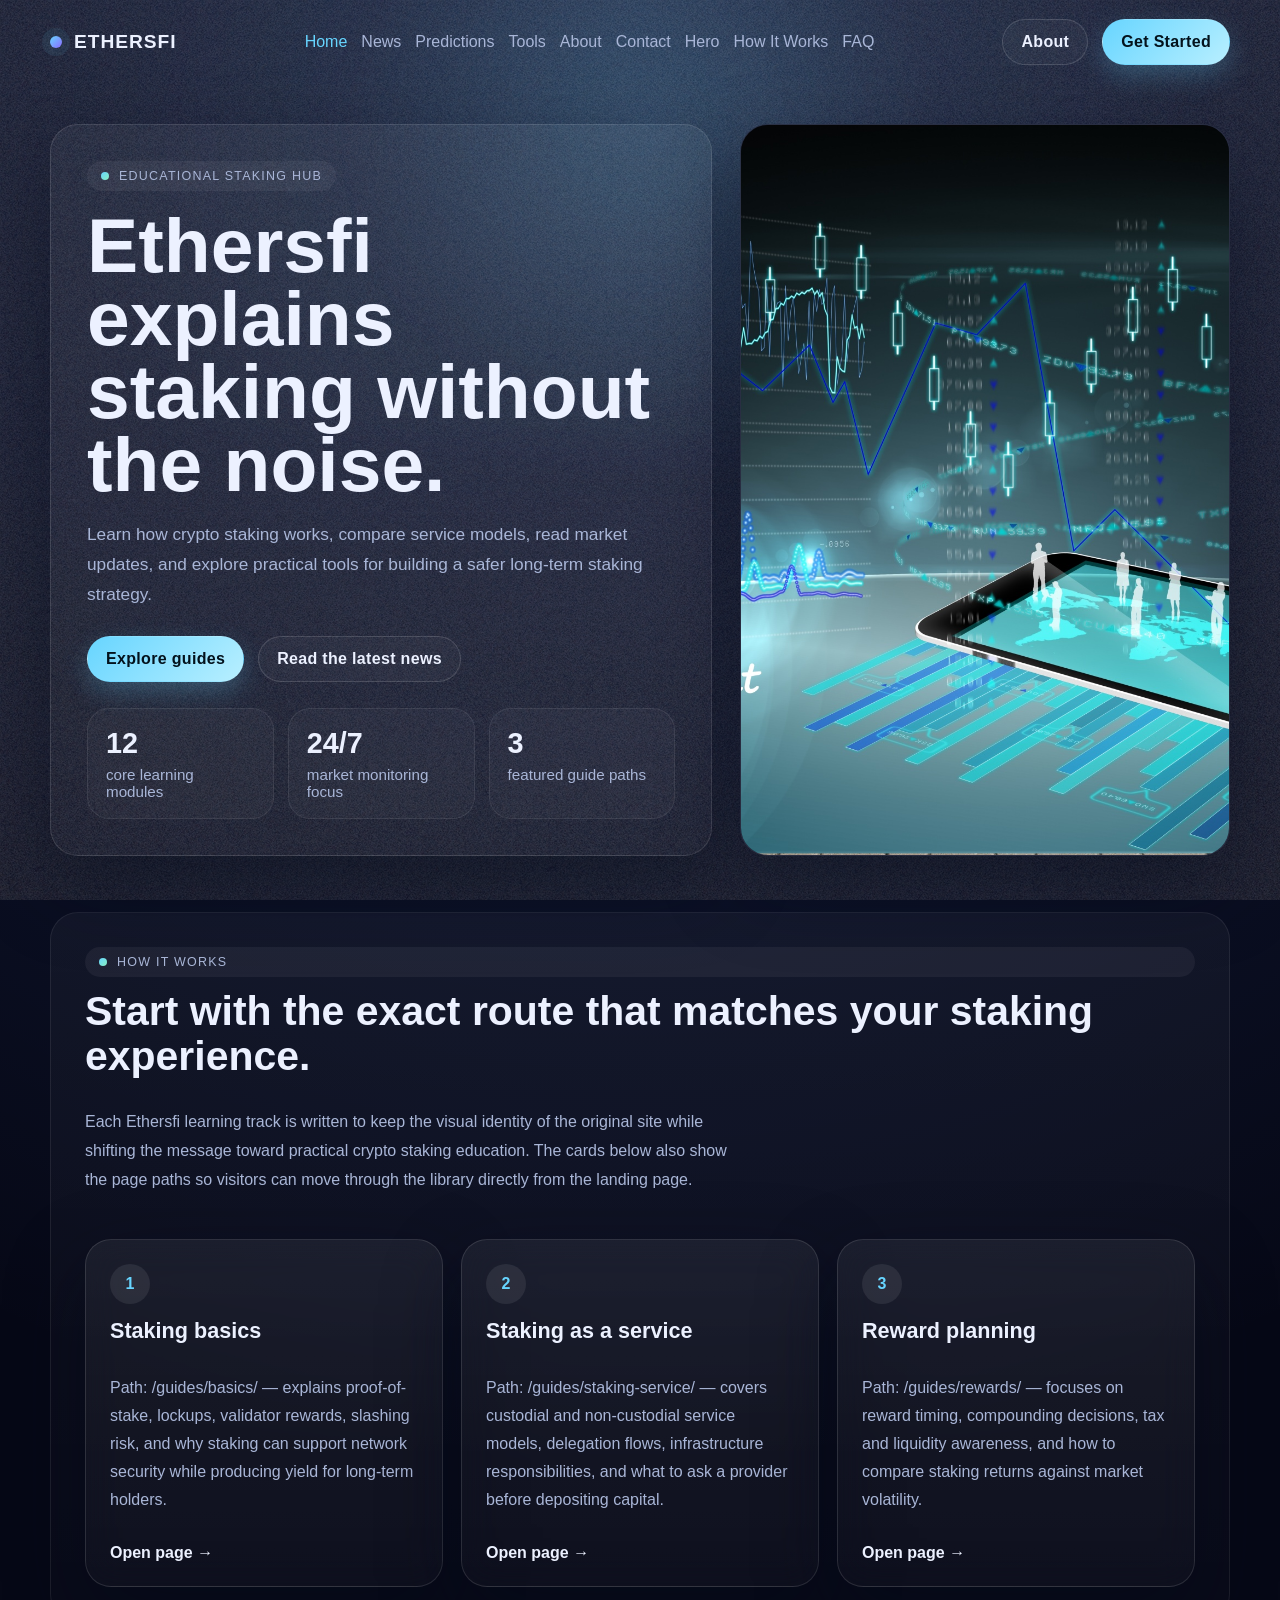
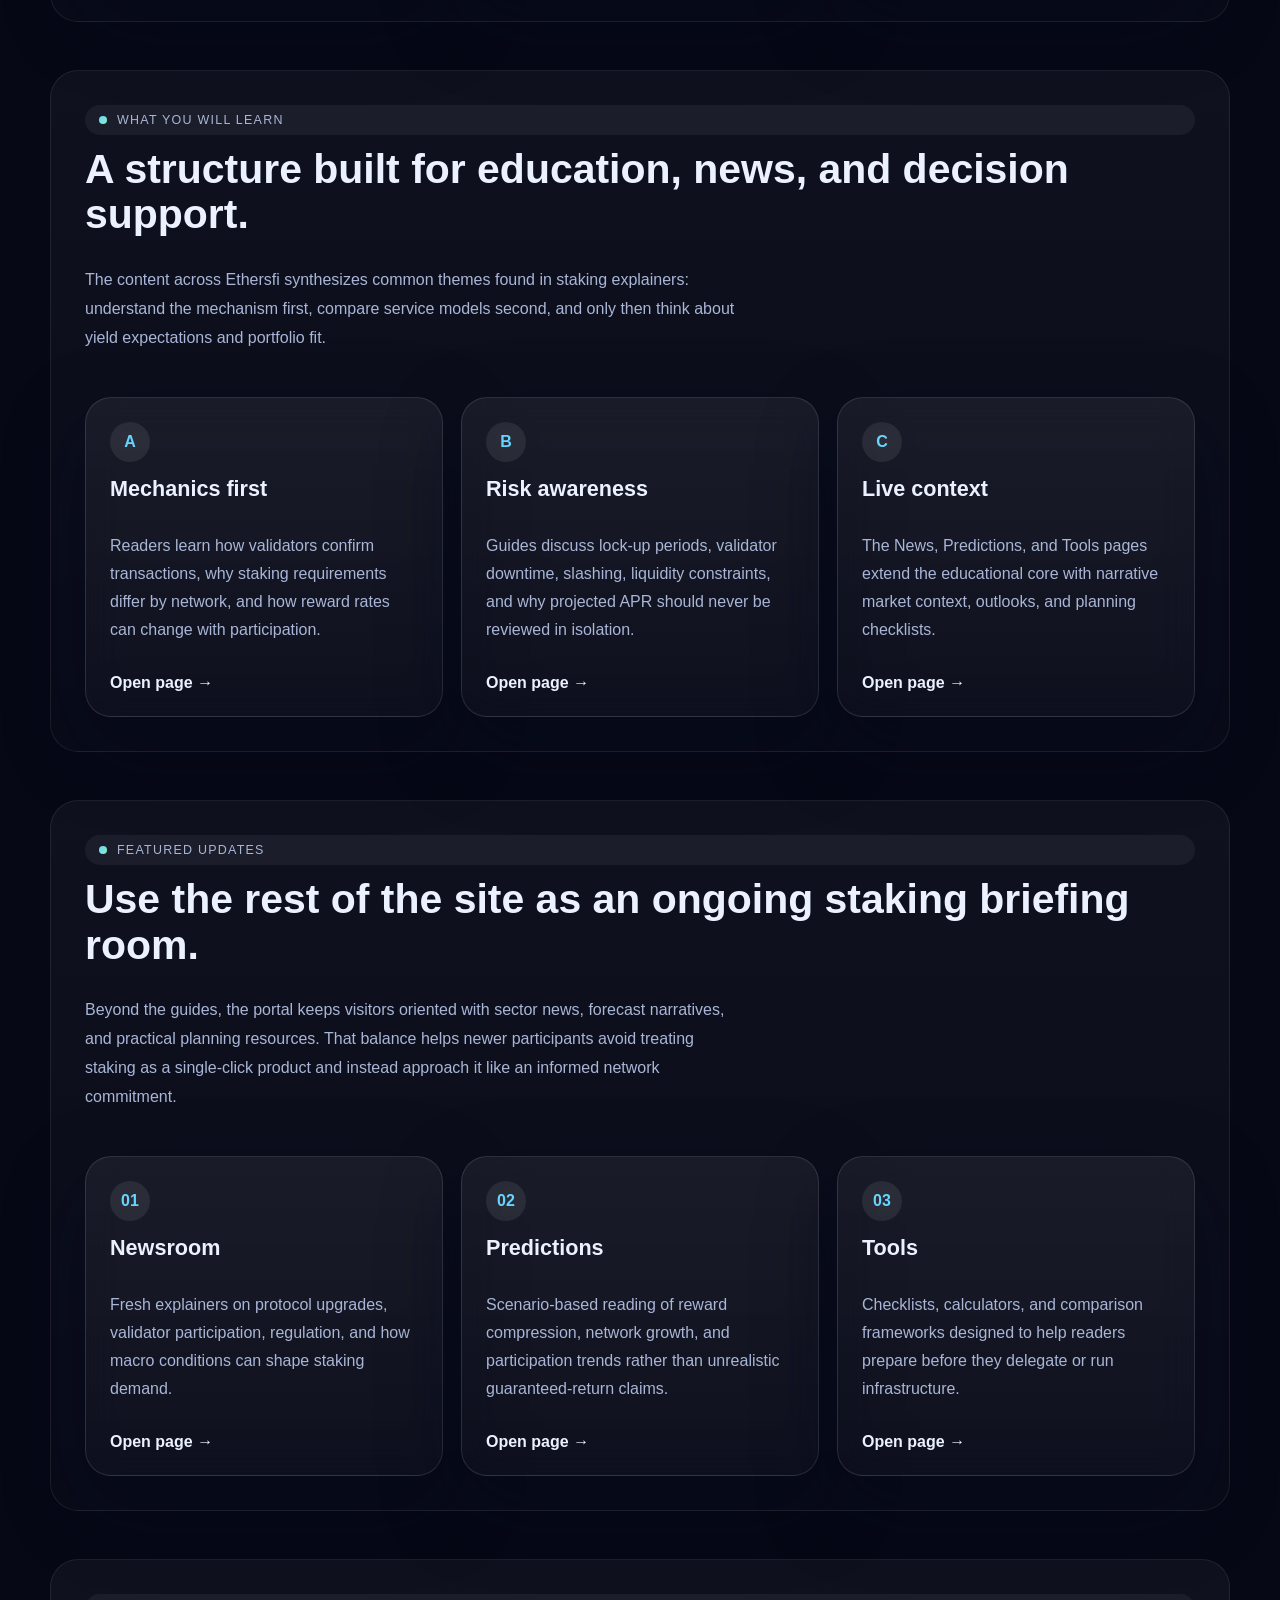
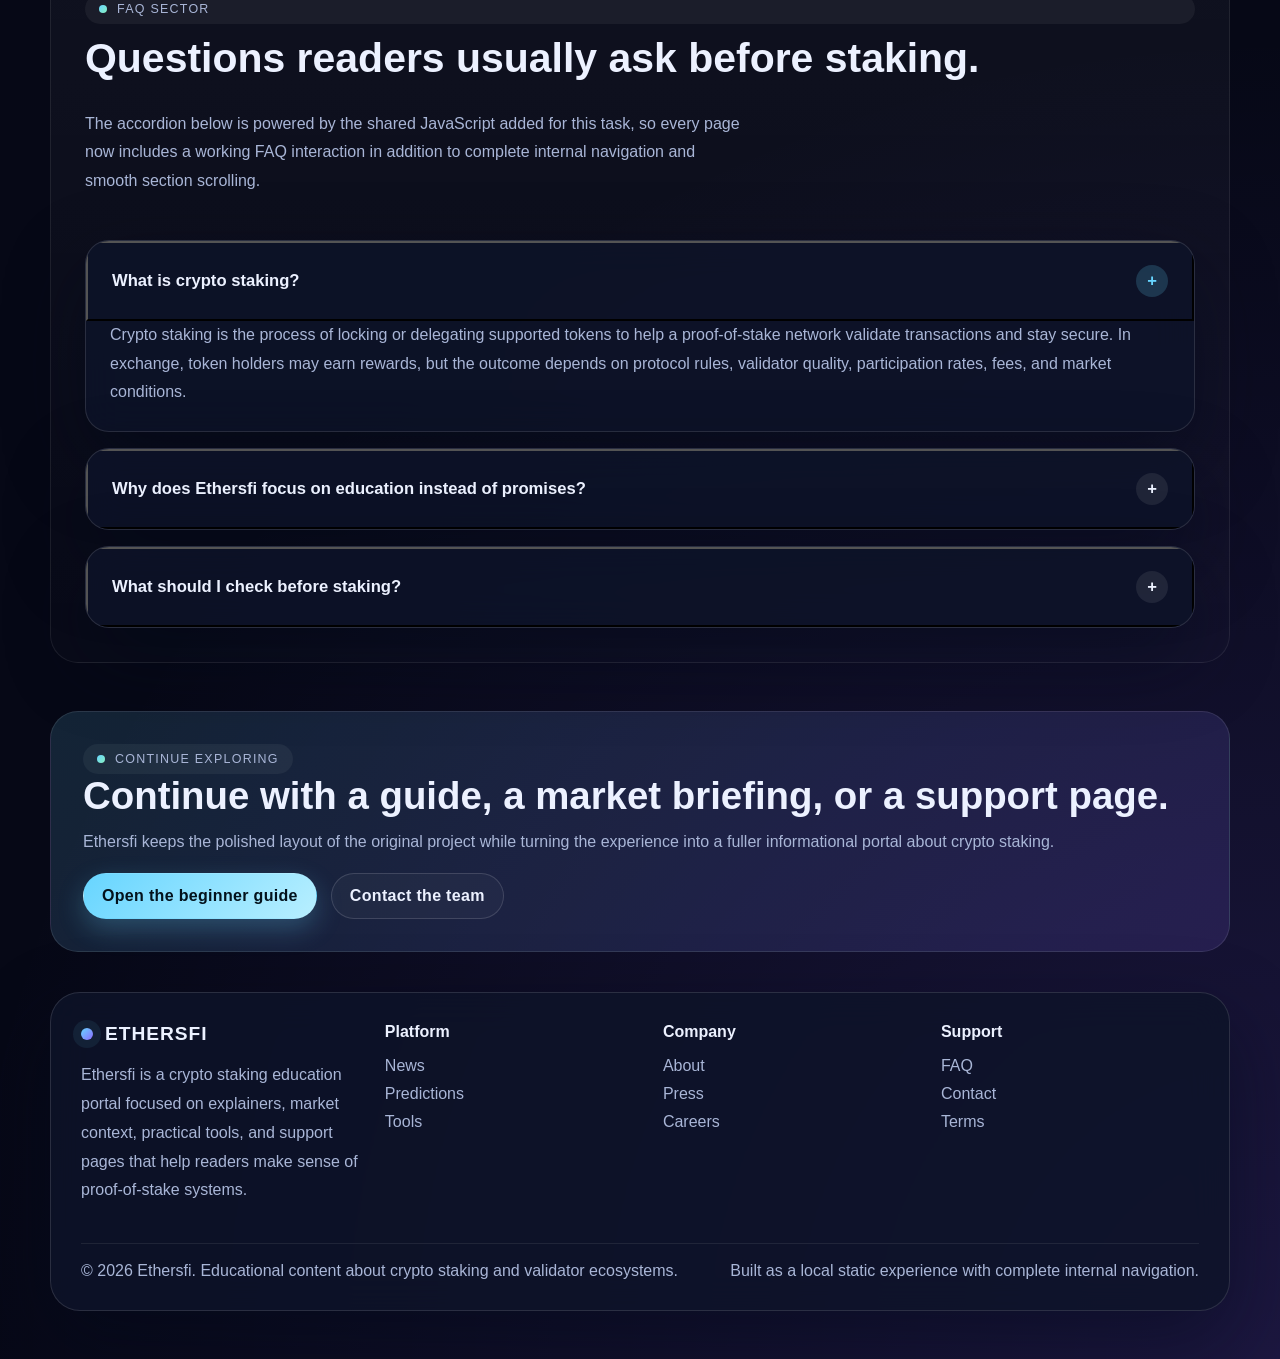
<file: stake3/index.html>
<!DOCTYPE html><html lang="en"><head><meta charset="UTF-8"><meta name="viewport" content="width=device-width, initial-scale=1.0"><meta name="description" content="Ethersfi is an educational portal about crypto staking, validator operations, reward strategies, and current market developments."><title>Ethersfi — Learn Crypto Staking</title><link rel="stylesheet" href="./site.css"></head><body style="--noise-url:url('./noise.webp')"><div class="page-shell"><div class="bg-glow" aria-hidden="true"></div><div class="bg-noise" aria-hidden="true"></div><header class="site-header" data-site-header><div class="container"><div class="nav-row"><a href="./" class="brand"><span class="brand-mark"></span><span>Ethersfi</span></a><nav class="nav-links" aria-label="Primary navigation"><a href="./" class="is-active">Home</a><a href="./news/" class="">News</a><a href="./predictions/" class="">Predictions</a><a href="./tools/" class="">Tools</a><a href="./about/" class="">About</a><a href="./contact/" class="">Contact</a><a href="#hero">Hero</a><a href="#sections">How It Works</a><a href="#faq">FAQ</a></nav><div class="nav-actions"><a class="button button-secondary" href="./about/">About</a><a class="button button-primary" href="./contact/">Get Started</a><button class="mobile-toggle" data-mobile-toggle aria-expanded="false" aria-label="Open navigation">☰</button></div></div><div class="mobile-panel" data-mobile-panel><div class="mobile-links"><a href="./" class="is-active">Home</a><a href="./news/" class="">News</a><a href="./predictions/" class="">Predictions</a><a href="./tools/" class="">Tools</a><a href="./about/" class="">About</a><a href="./contact/" class="">Contact</a><a href="#hero">Hero</a><a href="#sections">How It Works</a><a href="#faq">FAQ</a><a class="button button-secondary" href="./about/">About</a><a class="button button-primary" href="./contact/">Get Started</a></div></div></div></header><main><section class="hero anchor-offset" id="hero"><div class="container"><div class="hero-grid"><div class="hero-copy"><span class="eyebrow">Educational staking hub</span><h1>Ethersfi explains staking without the noise.</h1><p>Learn how crypto staking works, compare service models, read market updates, and explore practical tools for building a safer long-term staking strategy.</p><div class="hero-actions"><a class="button button-primary" href="./guides/basics/">Explore guides</a><a class="button button-secondary" href="./news/">Read the latest news</a></div><div class="hero-stats"><div class="stat-card"><div class="stat-value">12</div><div class="stat-copy">core learning modules</div></div><div class="stat-card"><div class="stat-value">24/7</div><div class="stat-copy">market monitoring focus</div></div><div class="stat-card"><div class="stat-value">3</div><div class="stat-copy">featured guide paths</div></div></div></div><div class="hero-media card"><img src="./smartphone-with-graphics-icons_1134-415.jpg" alt="Ethersfi explains staking without the noise."></div></div></div></section><section class="section anchor-offset" id="sections"><div class="container"><div class="section-shell"><div class="section-header"><span class="eyebrow">How It Works</span><h2 class="section-title">Start with the exact route that matches your staking experience.</h2><p class="section-intro">Each Ethersfi learning track is written to keep the visual identity of the original site while shifting the message toward practical crypto staking education. The cards below also show the page paths so visitors can move through the library directly from the landing page.</p></div><div class="grid-3"><article class="feature-card"><div class="feature-index">1</div><h3>Staking basics</h3><p>Path: /guides/basics/ — explains proof-of-stake, lockups, validator rewards, slashing risk, and why staking can support network security while producing yield for long-term holders.</p><a class="inline-link" href="./guides/basics/">Open page →</a></article><article class="feature-card"><div class="feature-index">2</div><h3>Staking as a service</h3><p>Path: /guides/staking-service/ — covers custodial and non-custodial service models, delegation flows, infrastructure responsibilities, and what to ask a provider before depositing capital.</p><a class="inline-link" href="./guides/staking-service/">Open page →</a></article><article class="feature-card"><div class="feature-index">3</div><h3>Reward planning</h3><p>Path: /guides/rewards/ — focuses on reward timing, compounding decisions, tax and liquidity awareness, and how to compare staking returns against market volatility.</p><a class="inline-link" href="./guides/rewards/">Open page →</a></article></div></div></div></section><section class="section anchor-offset" id="metrics"><div class="container"><div class="section-shell"><div class="section-header"><span class="eyebrow">What You Will Learn</span><h2 class="section-title">A structure built for education, news, and decision support.</h2><p class="section-intro">The content across Ethersfi synthesizes common themes found in staking explainers: understand the mechanism first, compare service models second, and only then think about yield expectations and portfolio fit.</p></div><div class="grid-3"><article class="feature-card"><div class="feature-index">A</div><h3>Mechanics first</h3><p>Readers learn how validators confirm transactions, why staking requirements differ by network, and how reward rates can change with participation.</p><a class="inline-link" href="./faq/">Open page →</a></article><article class="feature-card"><div class="feature-index">B</div><h3>Risk awareness</h3><p>Guides discuss lock-up periods, validator downtime, slashing, liquidity constraints, and why projected APR should never be reviewed in isolation.</p><a class="inline-link" href="./terms/">Open page →</a></article><article class="feature-card"><div class="feature-index">C</div><h3>Live context</h3><p>The News, Predictions, and Tools pages extend the educational core with narrative market context, outlooks, and planning checklists.</p><a class="inline-link" href="./tools/">Open page →</a></article></div></div></div></section><section class="section anchor-offset" id="insights"><div class="container"><div class="section-shell"><div class="section-header"><span class="eyebrow">Featured updates</span><h2 class="section-title">Use the rest of the site as an ongoing staking briefing room.</h2><p class="section-intro">Beyond the guides, the portal keeps visitors oriented with sector news, forecast narratives, and practical planning resources. That balance helps newer participants avoid treating staking as a single-click product and instead approach it like an informed network commitment.</p></div><div class="grid-3"><article class="feature-card"><div class="feature-index">01</div><h3>Newsroom</h3><p>Fresh explainers on protocol upgrades, validator participation, regulation, and how macro conditions can shape staking demand.</p><a class="inline-link" href="./news/">Open page →</a></article><article class="feature-card"><div class="feature-index">02</div><h3>Predictions</h3><p>Scenario-based reading of reward compression, network growth, and participation trends rather than unrealistic guaranteed-return claims.</p><a class="inline-link" href="./predictions/">Open page →</a></article><article class="feature-card"><div class="feature-index">03</div><h3>Tools</h3><p>Checklists, calculators, and comparison frameworks designed to help readers prepare before they delegate or run infrastructure.</p><a class="inline-link" href="./tools/">Open page →</a></article></div></div></div></section><section class="section anchor-offset" id="faq"><div class="container"><div class="section-shell"><div class="section-header"><span class="eyebrow">FAQ sector</span><h2 class="section-title">Questions readers usually ask before staking.</h2><p class="section-intro">The accordion below is powered by the shared JavaScript added for this task, so every page now includes a working FAQ interaction in addition to complete internal navigation and smooth section scrolling.</p></div><div class="faq-grid"><div class="faq-item" data-faq-item><button class="faq-question" data-faq-button aria-expanded="false"><span>What is crypto staking?</span><span class="faq-icon">+</span></button><div class="faq-answer">Crypto staking is the process of locking or delegating supported tokens to help a proof-of-stake network validate transactions and stay secure. In exchange, token holders may earn rewards, but the outcome depends on protocol rules, validator quality, participation rates, fees, and market conditions.</div></div><div class="faq-item" data-faq-item><button class="faq-question" data-faq-button aria-expanded="false"><span>Why does Ethersfi focus on education instead of promises?</span><span class="faq-icon">+</span></button><div class="faq-answer">Many beginners see staking marketed as passive income only. Ethersfi reframes the subject with context about risk, lockups, token volatility, operational reliability, and the difference between projected yields and realized results.</div></div><div class="faq-item" data-faq-item><button class="faq-question" data-faq-button aria-expanded="false"><span>What should I check before staking?</span><span class="faq-icon">+</span></button><div class="faq-answer">Review token utility, validator history, lock-up rules, unbonding periods, reward frequency, fees, tax treatment in your jurisdiction, and whether you need immediate liquidity. The guides and tools pages are designed to walk through these checkpoints step by step.</div></div></div></div></div></section><section class="cta"><div class="container"><div class="cta-shell"><span class="eyebrow">Continue exploring</span><h2>Continue with a guide, a market briefing, or a support page.</h2><p>Ethersfi keeps the polished layout of the original project while turning the experience into a fuller informational portal about crypto staking.</p><div class="cta-actions"><a class="button button-primary" href="./guides/basics/">Open the beginner guide</a><a class="button button-secondary" href="./contact/">Contact the team</a></div></div></div></section></main><footer class="site-footer"><div class="container"><div class="footer-panel"><div class="footer-grid"><div><a href="./" class="brand"><span class="brand-mark"></span><span>Ethersfi</span></a><p class="footer-copy">Ethersfi is a crypto staking education portal focused on explainers, market context, practical tools, and support pages that help readers make sense of proof-of-stake systems.</p></div><div><h3 class="footer-title">Platform</h3><div class="footer-links"><a href="./news/">News</a><a href="./predictions/">Predictions</a><a href="./tools/">Tools</a></div></div><div><h3 class="footer-title">Company</h3><div class="footer-links"><a href="./about/">About</a><a href="./press/">Press</a><a href="./careers/">Careers</a></div></div><div><h3 class="footer-title">Support</h3><div class="footer-links"><a href="./faq/">FAQ</a><a href="./contact/">Contact</a><a href="./terms/">Terms</a></div></div></div><div class="footer-bottom"><span class="meta-text">© <span data-current-year></span> Ethersfi. Educational content about crypto staking and validator ecosystems.</span><span class="meta-text">Built as a local static experience with complete internal navigation.</span></div></div></div></footer></div><script src="./site.js"></script></body></html>
</file>
<file: stake3/site.css>
:root {
  --bg: #060816;
  --bg-soft: rgba(17, 24, 49, 0.78);
  --panel: rgba(14, 20, 41, 0.84);
  --text: #ecf1ff;
  --muted: #a9b6d7;
  --border: rgba(255, 255, 255, 0.12);
  --accent: #67d5ff;
  --accent-2: #8b6bff;
  --success: #88f0c1;
  --shadow: 0 30px 80px rgba(3, 8, 25, 0.45);
  --radius: 28px;
  --content-width: min(1180px, calc(100vw - 32px));
  --nav-height: 84px;
}
* { box-sizing: border-box; }
html { scroll-behavior: smooth; }
body { margin: 0; font-family: Mulish, Inter, Arial, sans-serif; color: var(--text); background: radial-gradient(circle at top, rgba(87, 135, 255, 0.18), transparent 32%), radial-gradient(circle at right bottom, rgba(128, 92, 255, 0.18), transparent 28%), var(--bg); min-height: 100vh; }
a { color: inherit; text-decoration: none; }
img { display: block; max-width: 100%; border: 0; }
button { font: inherit; }
.page-shell { position: relative; overflow: hidden; }
.bg-noise { position: fixed; inset: 0; z-index: -2; opacity: 0.16; background-image: linear-gradient(180deg, rgba(255,255,255,0.02), rgba(255,255,255,0.01)), var(--noise-url); background-size: 512px; pointer-events: none; }
.bg-glow { position: fixed; inset: -20vh -10vw auto; height: 70vh; z-index: -3; background: radial-gradient(circle, rgba(103, 213, 255, 0.22) 0%, rgba(103, 213, 255, 0.04) 35%, transparent 70%); filter: blur(30px); pointer-events: none; }
.container { width: var(--content-width); margin: 0 auto; }
.site-header { position: sticky; top: 0; z-index: 30; height: var(--nav-height); transition: background .25s ease, border-color .25s ease, backdrop-filter .25s ease, box-shadow .25s ease; }
.site-header.is-scrolled { background: rgba(6, 8, 22, 0.8); border-bottom: 1px solid rgba(255,255,255,0.08); backdrop-filter: blur(18px); box-shadow: 0 12px 30px rgba(3, 8, 25, 0.25); }
.nav-row { display: flex; align-items: center; justify-content: space-between; gap: 20px; min-height: var(--nav-height); }
.brand { display: inline-flex; align-items: center; gap: 12px; font-size: 1.2rem; font-weight: 700; letter-spacing: .05em; text-transform: uppercase; }
.brand-mark { width: 12px; height: 12px; border-radius: 999px; background: linear-gradient(135deg, var(--accent), var(--accent-2)); box-shadow: 0 0 0 8px rgba(103, 213, 255, 0.08); }
.nav-links,.nav-actions,.mobile-links { display: flex; align-items: center; gap: 14px; }
.nav-links a,.mobile-links a,.footer-links a,.inline-link { color: var(--muted); transition: color .2s ease, opacity .2s ease; }
.nav-links a:hover,.nav-links a.is-active,.mobile-links a:hover,.footer-links a:hover,.inline-link:hover { color: var(--text); }
.nav-links a.is-active { color: var(--accent); }
.button,button.button { display: inline-flex; align-items: center; justify-content: center; min-height: 46px; padding: 0 18px; border-radius: 999px; border: 1px solid transparent; font-weight: 700; letter-spacing: .02em; transition: transform .25s ease, border-color .25s ease, background .25s ease; }
.button:hover { transform: translateY(-2px); }
.button-primary { color: #03121c; background: linear-gradient(135deg, var(--accent), #b8efff); box-shadow: 0 10px 26px rgba(103, 213, 255, 0.25); }
.button-secondary { color: var(--text); background: rgba(255,255,255,0.03); border-color: rgba(255,255,255,0.14); }
.mobile-toggle { display: none; width: 46px; height: 46px; border-radius: 999px; border: 1px solid rgba(255,255,255,0.1); background: rgba(255,255,255,0.04); color: var(--text); }
.mobile-panel { display: none; margin-top: 10px; padding: 18px; border-radius: 24px; background: rgba(12, 18, 36, 0.94); border: 1px solid rgba(255,255,255,0.08); box-shadow: var(--shadow); }
.mobile-panel.is-open { display: block; }
.mobile-links { flex-direction: column; align-items: stretch; }
.mobile-links a, .mobile-links .button { width: 100%; }
.hero { padding: 40px 0 32px; }
.hero-grid { display: grid; grid-template-columns: 1.15fr .85fr; gap: 28px; align-items: stretch; }
.card, .feature-card, .faq-item, .footer-panel { background: var(--panel); border: 1px solid var(--border); box-shadow: var(--shadow); backdrop-filter: blur(18px); }
.hero-copy, .hero-media, .section-shell, .cta-shell, .footer-panel { border-radius: var(--radius); }
.hero-copy { padding: 36px; background: linear-gradient(180deg, rgba(255,255,255,0.04), rgba(255,255,255,0.015)); border: 1px solid var(--border); box-shadow: var(--shadow); }
.eyebrow { display: inline-flex; align-items: center; gap: 10px; padding: 8px 14px; border-radius: 999px; background: rgba(255,255,255,0.05); color: var(--muted); text-transform: uppercase; letter-spacing: .1em; font-size: .78rem; }
.eyebrow::before { content: ''; width: 8px; height: 8px; border-radius: 999px; background: linear-gradient(135deg, var(--accent), var(--success)); }
.hero h1 { font-size: clamp(2.6rem, 6vw, 5rem); line-height: .95; margin: 18px 0; }
.hero p,.section-intro,.card p,.footer-copy,.cta-shell p,.stat-copy,.faq-answer,.meta-text,.feature-card p { color: var(--muted); }
.hero p { font-size: 1.08rem; line-height: 1.75; max-width: 62ch; }
.hero-actions { display: flex; flex-wrap: wrap; gap: 14px; margin-top: 26px; }
.hero-stats { display: grid; grid-template-columns: repeat(3, minmax(0,1fr)); gap: 14px; margin-top: 26px; }
.stat-card { padding: 18px; border-radius: 22px; background: rgba(255,255,255,0.03); border: 1px solid rgba(255,255,255,0.08); }
.stat-value { font-size: 1.8rem; font-weight: 800; margin-bottom: 6px; }
.stat-copy { font-size: .95rem; }
.hero-media { overflow: hidden; min-height: 100%; border: 1px solid rgba(255,255,255,0.1); }
.hero-media img { width: 100%; height: 100%; object-fit: cover; }
.section { padding: 24px 0; }
.section-shell { padding: 34px; background: linear-gradient(180deg, rgba(255,255,255,0.04), rgba(255,255,255,0.015)); border: 1px solid rgba(255,255,255,0.08); }
.section-header { display: flex; flex-direction: column; gap: 12px; margin-bottom: 28px; }
.section-title { font-size: clamp(1.9rem, 3.2vw, 3rem); line-height: 1.12; margin: 0; }
.section-intro { line-height: 1.8; max-width: 74ch; }
.grid-3 { display: grid; grid-template-columns: repeat(3, minmax(0,1fr)); gap: 18px; }
.feature-card { position: relative; padding: 24px; border-radius: 26px; min-height: 250px; display: flex; flex-direction: column; gap: 14px; background: linear-gradient(180deg, rgba(255,255,255,0.06), rgba(255,255,255,0.025)); }
.feature-index { width: 40px; height: 40px; border-radius: 999px; display: inline-flex; align-items: center; justify-content: center; font-weight: 800; background: rgba(255,255,255,0.08); color: var(--accent); }
.feature-card h3 { margin: 0; font-size: 1.35rem; }
.feature-card p { line-height: 1.75; flex: 1; }
.feature-card a { margin-top: auto; font-weight: 700; color: var(--text); }
.faq-grid { display: grid; gap: 16px; }
.faq-item { border-radius: 24px; overflow: hidden; }
.faq-question { width: 100%; display: flex; align-items: center; justify-content: space-between; gap: 18px; padding: 22px 24px; background: transparent; color: var(--text); cursor: pointer; }
.faq-question span { font-size: 1.04rem; font-weight: 700; text-align: left; }
.faq-icon { width: 32px; height: 32px; border-radius: 999px; background: rgba(255,255,255,0.08); display: inline-flex; align-items: center; justify-content: center; flex: 0 0 auto; }
.faq-answer { padding: 0 24px 24px; line-height: 1.8; display: none; }
.faq-item.is-open .faq-answer { display: block; }
.faq-item.is-open .faq-icon { background: rgba(103, 213, 255, 0.18); color: var(--accent); }
.cta { padding: 24px 0 40px; }
.cta-shell { padding: 32px; background: linear-gradient(135deg, rgba(103, 213, 255, 0.14), rgba(139, 107, 255, 0.14)); border: 1px solid rgba(255,255,255,0.1); }
.cta-shell h2 { margin: 0 0 12px; font-size: clamp(2rem, 3vw, 2.8rem); line-height: 1.12; }
.cta-actions { display: flex; flex-wrap: wrap; gap: 14px; margin-top: 22px; }
.site-footer { padding: 0 0 48px; }
.footer-panel { padding: 30px; border-radius: 30px; }
.footer-grid { display: grid; grid-template-columns: 1.1fr 1fr 1fr 1fr; gap: 20px; }
.footer-links { display: flex; flex-direction: column; gap: 10px; }
.footer-title { margin: 0 0 16px; font-size: 1rem; color: var(--text); }
.footer-copy { line-height: 1.8; max-width: 34ch; }
.footer-bottom { display: flex; flex-wrap: wrap; justify-content: space-between; gap: 10px; margin-top: 22px; padding-top: 18px; border-top: 1px solid rgba(255,255,255,0.08); }
.anchor-offset { scroll-margin-top: calc(var(--nav-height) + 18px); }
@media (max-width: 980px) { .nav-links, .nav-actions .button-secondary { display: none; } .mobile-toggle { display: inline-flex; align-items: center; justify-content: center; } .hero-grid, .grid-3, .footer-grid { grid-template-columns: 1fr; } .hero-copy, .hero-media, .section-shell, .cta-shell, .footer-panel { border-radius: 24px; } }
@media (max-width: 720px) { .hero { padding-top: 22px; } .hero-copy, .section-shell, .cta-shell, .footer-panel { padding: 22px; } .hero-stats { grid-template-columns: 1fr; } .nav-row { gap: 12px; } .brand { font-size: 1rem; } }
</file>
